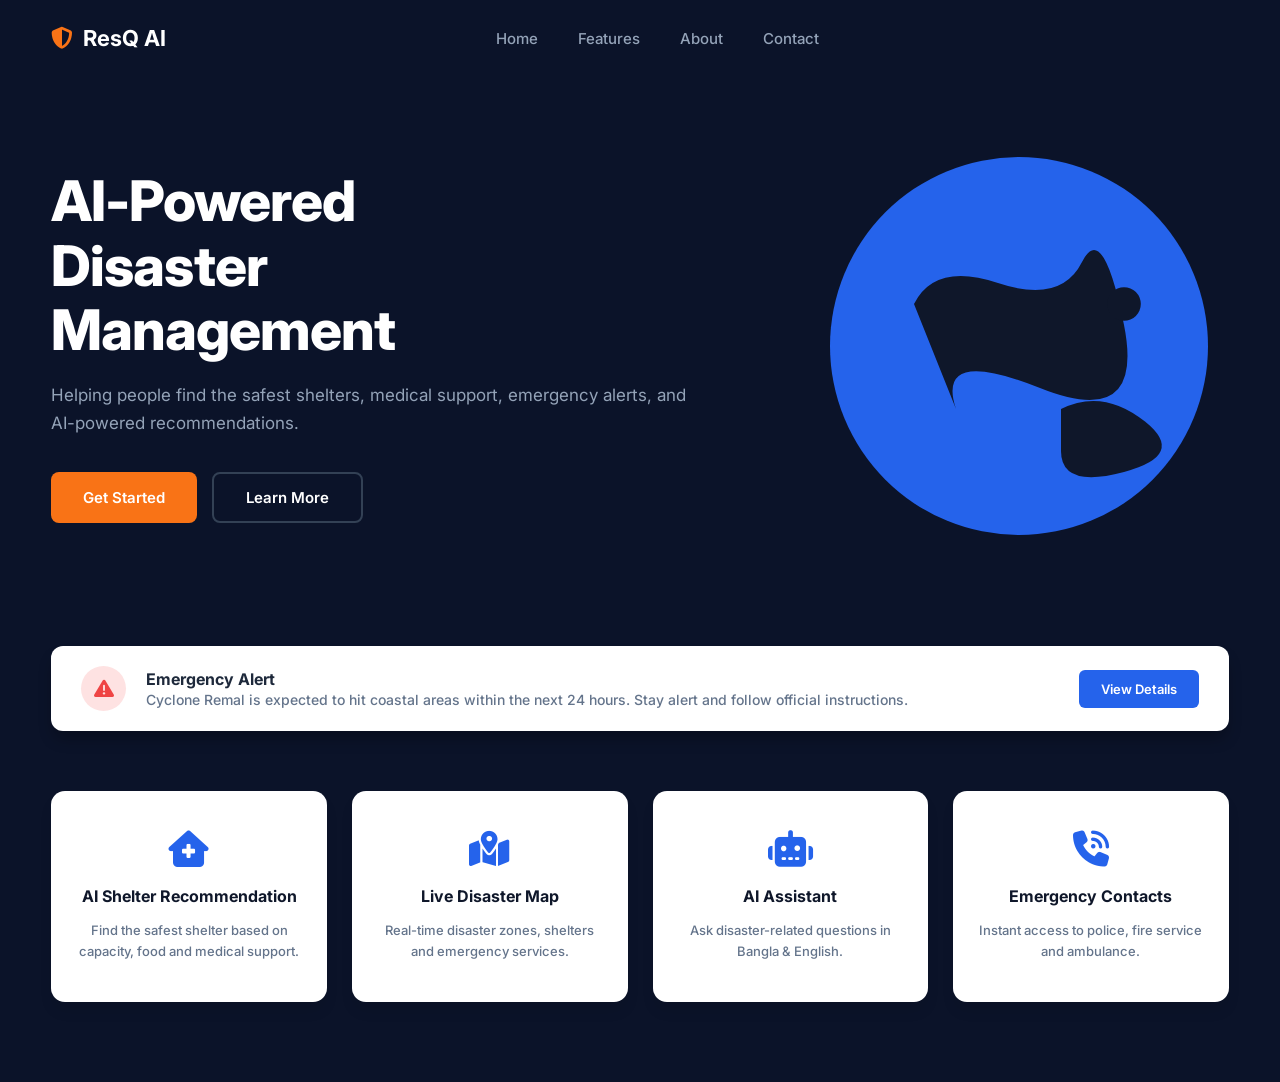
<file: index.html>
<!DOCTYPE html>
<html lang="en">

<head>
    <meta charset="UTF-8">
    <meta name="viewport" content="width=device-width, initial-scale=1.0">
    <title>ResQ AI - Disaster Management Portal</title>
    <!-- FontAwesome & Google Fonts link -->
    <link rel="stylesheet" href="https://cdnjs.cloudflare.com/ajax/libs/font-awesome/6.4.0/css/all.min.css">
    <link href="https://fonts.googleapis.com/css2?family=Inter:wght@400;500;600;700;800&display=swap" rel="stylesheet">
    <link rel="stylesheet" href="style.css">
</head>

<body class="landing-body">

    <!-- TOP NAVBAR (Login Button Removed) -->
    <nav class="landing-nav">
        <div class="nav-logo">
            <i class="fa-solid fa-shield-halved"></i>
            <span>ResQ AI</span>
        </div>
        <div class="nav-menu">
            <a href="#">Home</a>
            <a href="#">Features</a>
            <a href="#">About</a>
            <a href="#">Contact</a>
        </div>
        <div style="width: 80px;"></div> <!-- Visual balance container -->
    </nav>

    <!-- HERO SECTION (Full Width Layout) -->
    <header class="hero-section">
        <div class="hero-content">
            <h1>AI-Powered<br>Disaster<br>Management</h1>
            <p>Helping people find the safest shelters, medical support, emergency alerts, and AI-powered
                recommendations.</p>
            <div class="hero-buttons">
                <button class="btn-orange" onclick="window.location.href='dashboard.html'">Get Started</button>
                <button class="btn-outline">Learn More</button>
            </div>
        </div>
        <div class="hero-image-area">
            <!-- Professional SVG Earth Globe to match image_9f9647.png -->
            <svg class="globe-svg" viewBox="0 0 100 100" xmlns="http://www.w3.org/2000/svg">
                <circle cx="50" cy="50" r="45" fill="#2563eb" />
                <path d="M25,40 Q30,30 45,35 T65,30 T75,45 T55,60 T35,65 Z" fill="#0f172a" />
                <path d="M60,65 Q70,60 80,68 T75,80 T60,75 Z" fill="#0f172a" />
                <circle cx="75" cy="40" r="4" fill="#0f172a" />
            </svg>
        </div>
    </header>

    <!-- EMERGENCY ALERT BANNER -->
    <div class="emergency-container">
        <div class="alert-box-card">
            <div class="alert-left">
                <div class="alert-icon-circle">
                    <i class="fa-solid fa-triangle-exclamation"></i>
                </div>
                <div class="alert-text">
                    <h3>Emergency Alert</h3>
                    <p>Cyclone Remal is expected to hit coastal areas within the next 24 hours. Stay alert and follow
                        official instructions.</p>
                </div>
            </div>
            <button class="btn-view-details">View Details</button>
        </div>
    </div>

    <!-- FEATURES INFOCARDS GRID -->
    <section class="features-container">
        <div class="features-grid">
            <div class="feature-info-card">
                <i class="fa-solid fa-house-medical card-icon-blue"></i>
                <h4>AI Shelter Recommendation</h4>
                <p>Find the safest shelter based on capacity, food and medical support.</p>
            </div>
            <div class="feature-info-card">
                <i class="fa-solid fa-map-location-dot card-icon-blue"></i>
                <h4>Live Disaster Map</h4>
                <p>Real-time disaster zones, shelters and emergency services.</p>
            </div>
            <div class="feature-info-card">
                <i class="fa-solid fa-robot card-icon-blue"></i>
                <h4>AI Assistant</h4>
                <p>Ask disaster-related questions in Bangla & English.</p>
            </div>
            <div class="feature-info-card">
                <i class="fa-solid fa-phone-volume card-icon-blue"></i>
                <h4>Emergency Contacts</h4>
                <p>Instant access to police, fire service and ambulance.</p>
            </div>
        </div>
    </section>
    <script src="data/config.js"></script>
    <script src="data/utils.js"></script>
</body>

</html>
</file>
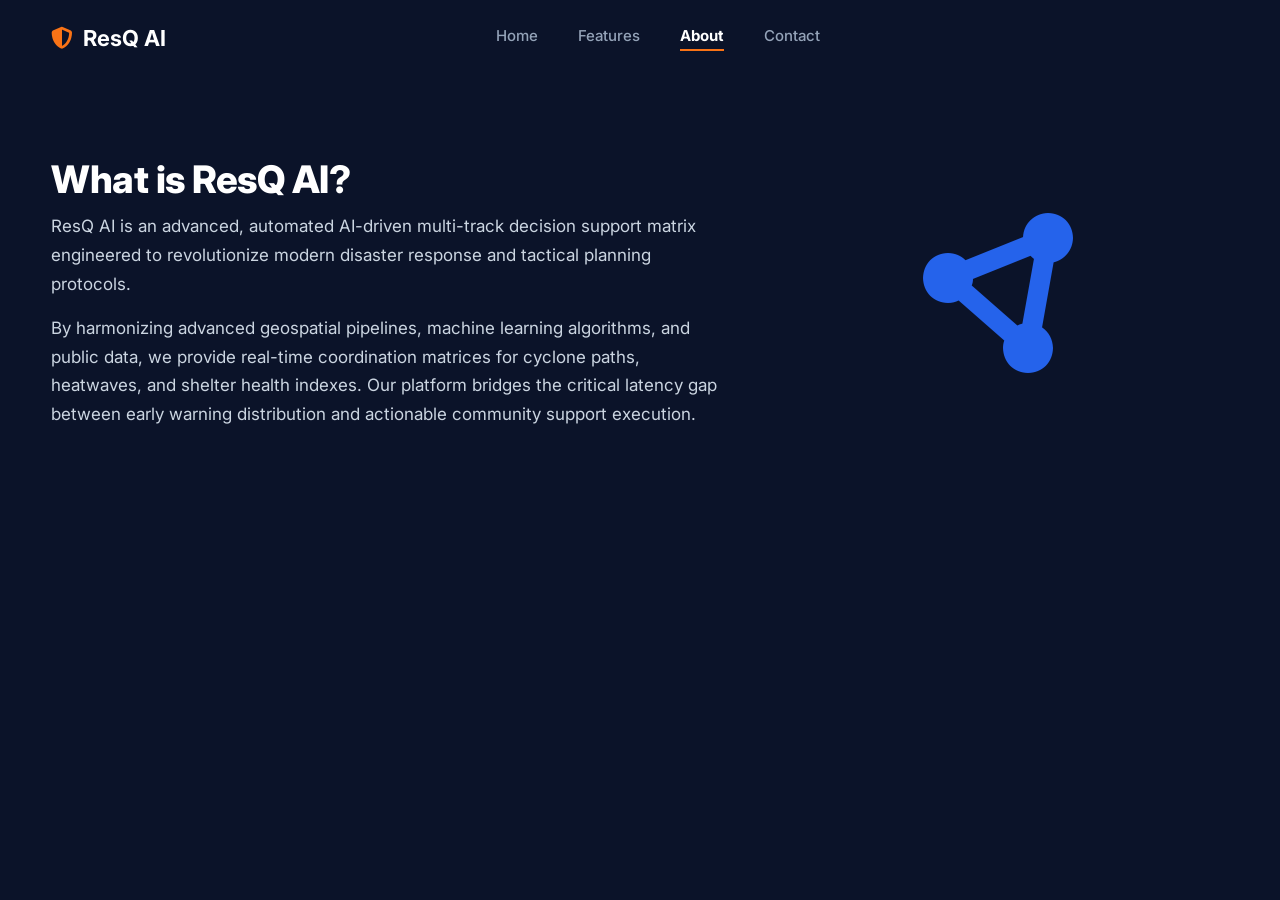
<file: about.html>
<!DOCTYPE html>
<html lang="en">

<head>
    <meta charset="UTF-8">
    <meta name="viewport" content="width=device-width, initial-scale=1.0">
    <title>ResQ AI - About Us</title>
    <link rel="stylesheet" href="https://cdnjs.cloudflare.com/ajax/libs/font-awesome/6.4.0/css/all.min.css">
    <link href="https://fonts.googleapis.com/css2?family=Inter:wght@400;500;600;700;800&display=swap" rel="stylesheet">
    <link rel="stylesheet" href="style.css">
</head>

<body class="landing-body">
    <nav class="landing-nav">
        <div class="nav-logo">
            <a href="index.html"
                style="text-decoration: none; color: inherit; display: flex; align-items: center; gap: 10px;">
                <i class="fa-solid fa-shield-halved"></i><span>ResQ AI</span>
            </a>
        </div>
        <div class="nav-menu">
            <a href="index.html">Home</a>
            <a href="features.html">Features</a>
            <a href="about.html" class="active-nav">About</a>
            <a href="contact.html">Contact</a>
        </div>
        <div style="width: 80px;"></div>
    </nav>

    <section class="info-page-container">
        <div class="about-flex-layout">
            <div class="about-text-panel">
                <h2 class="page-title" style="text-align: left;">What is ResQ AI?</h2>
                <p>ResQ AI is an advanced, automated AI-driven multi-track decision support matrix engineered to
                    revolutionize modern disaster response and tactical planning protocols.</p>
                <p style="margin-top: 15px;">By harmonizing advanced geospatial pipelines, machine learning algorithms,
                    and public data, we provide real-time coordination matrices for cyclone paths, heatwaves, and
                    shelter health indexes. Our platform bridges the critical latency gap between early warning
                    distribution and actionable community support execution.</p>
            </div>
            <div class="about-graphic-panel">
                <i class="fa-solid fa-circle-nodes network-icon"></i>
            </div>
        </div>
    </section>
    <script src="data/config.js"></script>
    <script src="data/utils.js"></script>
</body>

</html>
</file>
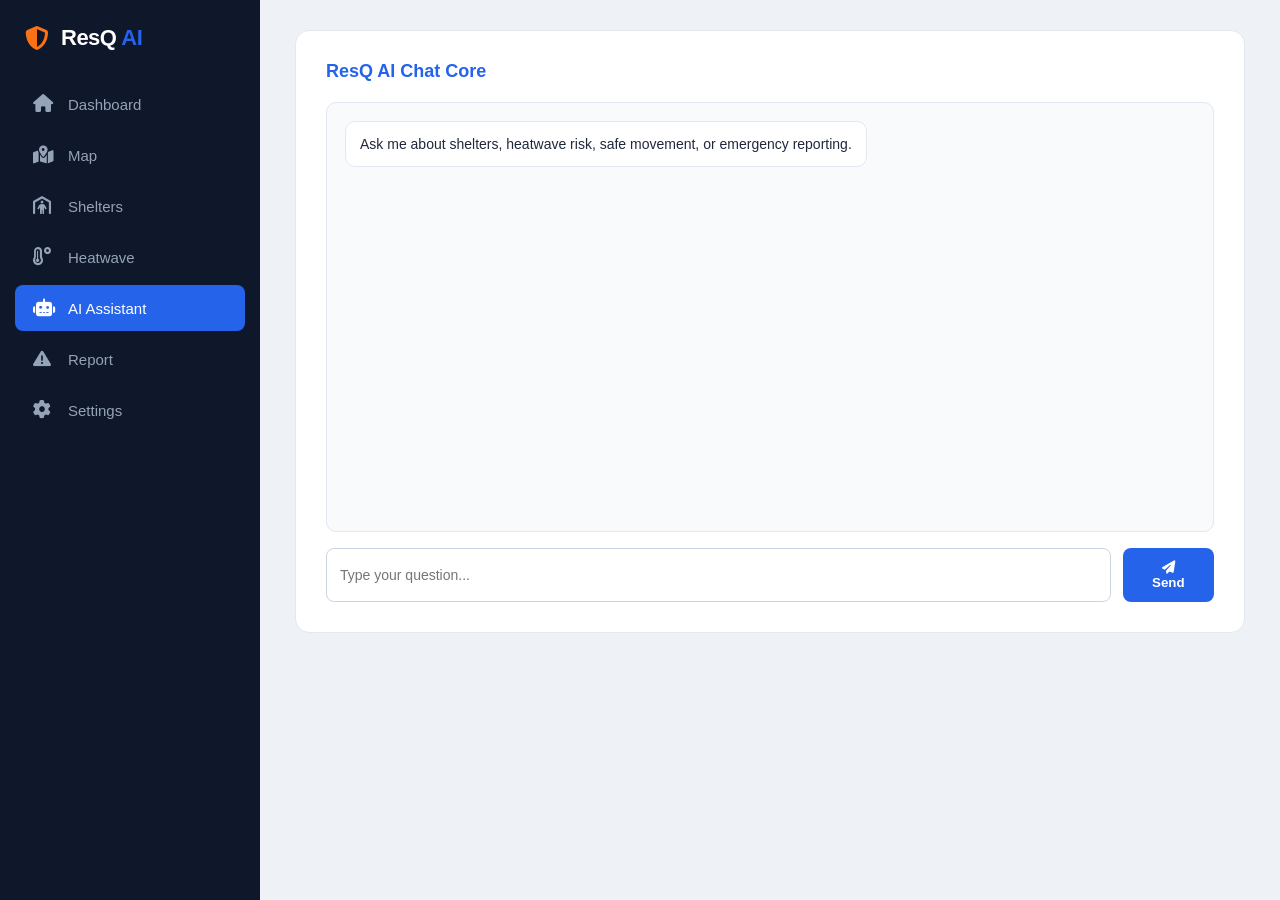
<file: assistant.html>
<!DOCTYPE html>
<html lang="en">

<head>
    <meta charset="UTF-8">
    <title>ResQ AI - Assistant</title>
    <link rel="stylesheet" href="https://cdnjs.cloudflare.com/ajax/libs/font-awesome/6.4.0/css/all.min.css">
    <link rel="stylesheet" href="style.css">
</head>

<body data-page="assistant">
    <div class="app-container">
        <aside class="main-sidebar">
            <div class="sidebar-brand">
                <a href="index.html"
                    style="text-decoration: none; color: inherit; display: flex; align-items: center; gap: 12px;">
                    <i class="fa-solid fa-shield-halved brand-icon"></i>
                    <h2>ResQ <span>AI</span></h2>
                </a>
            </div>
            <nav class="sidebar-menu">
                <a href="dashboard.html" class="menu-item"><i class="fa-solid fa-house"></i> Dashboard</a>
                <a href="map.html" class="menu-item"><i class="fa-solid fa-map-location-dot"></i> Map</a>
                <a href="shelters.html" class="menu-item"><i class="fa-solid fa-person-shelter"></i> Shelters</a>
                <a href="heatwave.html" class="menu-item"><i class="fa-solid fa-temperature-high"></i> Heatwave</a>
                <a href="assistant.html" class="menu-item active"><i class="fa-solid fa-robot"></i> AI Assistant</a>
                <a href="report.html" class="menu-item"><i class="fa-solid fa-triangle-exclamation"></i> Report</a>
                <a href="settings.html" class="menu-item"><i class="fa-solid fa-gear"></i> Settings</a>
            </nav>
        </aside>
        <main class="content-viewport">
            <div class="dynamic-container">
                <div class="panel-card">
                    <h3>ResQ AI Chat Core</h3>
                    <div id="chat-messages" class="chat-messages">
                        <div class="chat-bubble bot">Ask me about shelters, heatwave risk, safe movement, or emergency reporting.</div>
                    </div>
                    <form id="chat-form" class="chat-form">
                        <input id="chat-input" type="text" placeholder="Type your question..." autocomplete="off">
                        <button class="action-btn-primary" type="submit"><i class="fa-solid fa-paper-plane"></i> Send</button>
                    </form>
                </div>
            </div>
        </main>
    </div>

    <!-- change -->
    <script src="data/config.js"></script>
    <script src="data/utils.js"></script>
    <script src="data/weather.js"></script>
    <script src="data/maps.js"></script>
    <script src="data/heatwave.js"></script>
    <script src="data/shelters.js"></script>
    <script src="data/assistant.js"></script>
    <script src="data/app.js"></script>
</body>

</html>
</file>
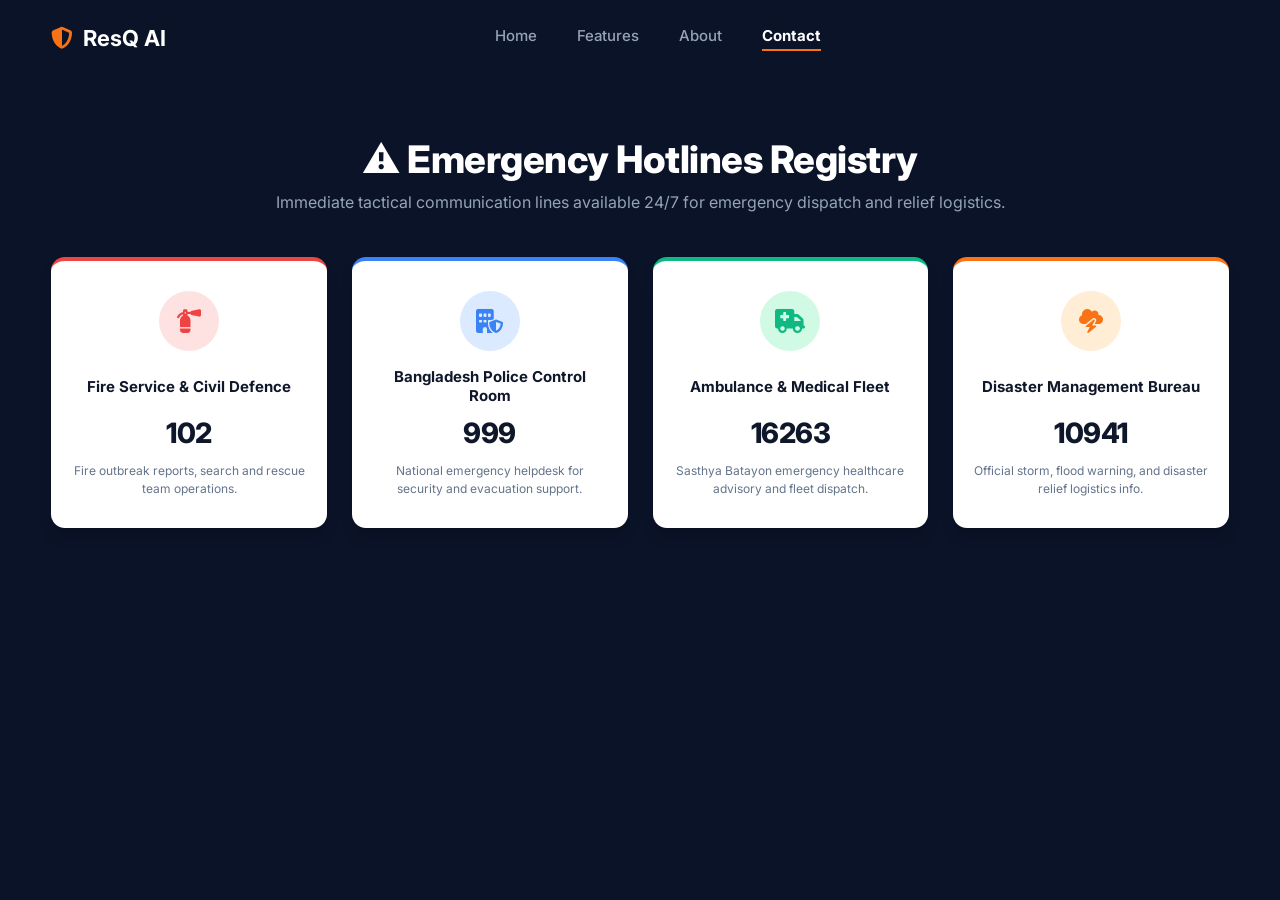
<file: contact.html>
<!DOCTYPE html>
<html lang="en">

<head>
    <meta charset="UTF-8">
    <meta name="viewport" content="width=device-width, initial-scale=1.0">
    <title>ResQ AI - Emergency Contacts</title>
    <link rel="stylesheet" href="https://cdnjs.cloudflare.com/ajax/libs/font-awesome/6.4.0/css/all.min.css">
    <link href="https://fonts.googleapis.com/css2?family=Inter:wght@400;500;600;700;800&display=swap" rel="stylesheet">
    <link rel="stylesheet" href="style.css">
</head>

<body class="landing-body">
    <nav class="landing-nav">
        <div class="nav-logo">
            <a href="index.html"
                style="text-decoration: none; color: inherit; display: flex; align-items: center; gap: 10px;">
                <i class="fa-solid fa-shield-halved"></i><span>ResQ AI</span>
            </a>
        </div>
        <div class="nav-menu">
            <a href="index.html">Home</a>
            <a href="features.html">Features</a>
            <a href="about.html">About</a>
            <a href="contact.html" class="active-nav">Contact</a>
        </div>
        <div style="width: 80px;"></div>
    </nav>

    <section class="info-page-container">
        <h2 class="page-title">⚠️ Emergency Hotlines Registry</h2>
        <p class="page-subtitle">Immediate tactical communication lines available 24/7 for emergency dispatch and relief
            logistics.</p>

        <div class="emergency-contacts-grid">
            <div class="contact-card red-border">
                <div class="contact-icon-box"><i class="fa-solid fa-fire-extinguisher"></i></div>
                <h3>Fire Service & Civil Defence</h3>
                <span class="phone-number">102</span>
                <p>Fire outbreak reports, search and rescue team operations.</p>
            </div>
            <div class="contact-card blue-border">
                <div class="contact-icon-box"><i class="fa-solid fa-building-shield"></i></div>
                <h3>Bangladesh Police Control Room</h3>
                <span class="phone-number">999</span>
                <p>National emergency helpdesk for security and evacuation support.</p>
            </div>
            <div class="contact-card green-border">
                <div class="contact-icon-box"><i class="fa-solid fa-truck-medical"></i></div>
                <h3>Ambulance & Medical Fleet</h3>
                <span class="phone-number">16263</span>
                <p>Sasthya Batayon emergency healthcare advisory and fleet dispatch.</p>
            </div>
            <div class="contact-card orange-border">
                <div class="contact-icon-box"><i class="fa-solid fa-cloud-bolt"></i></div>
                <h3>Disaster Management Bureau</h3>
                <span class="phone-number">10941</span>
                <p>Official storm, flood warning, and disaster relief logistics info.</p>
            </div>
        </div>
    </section>
    <script src="data/config.js"></script>
    <script src="data/utils.js"></script>
</body>

</html>
</file>
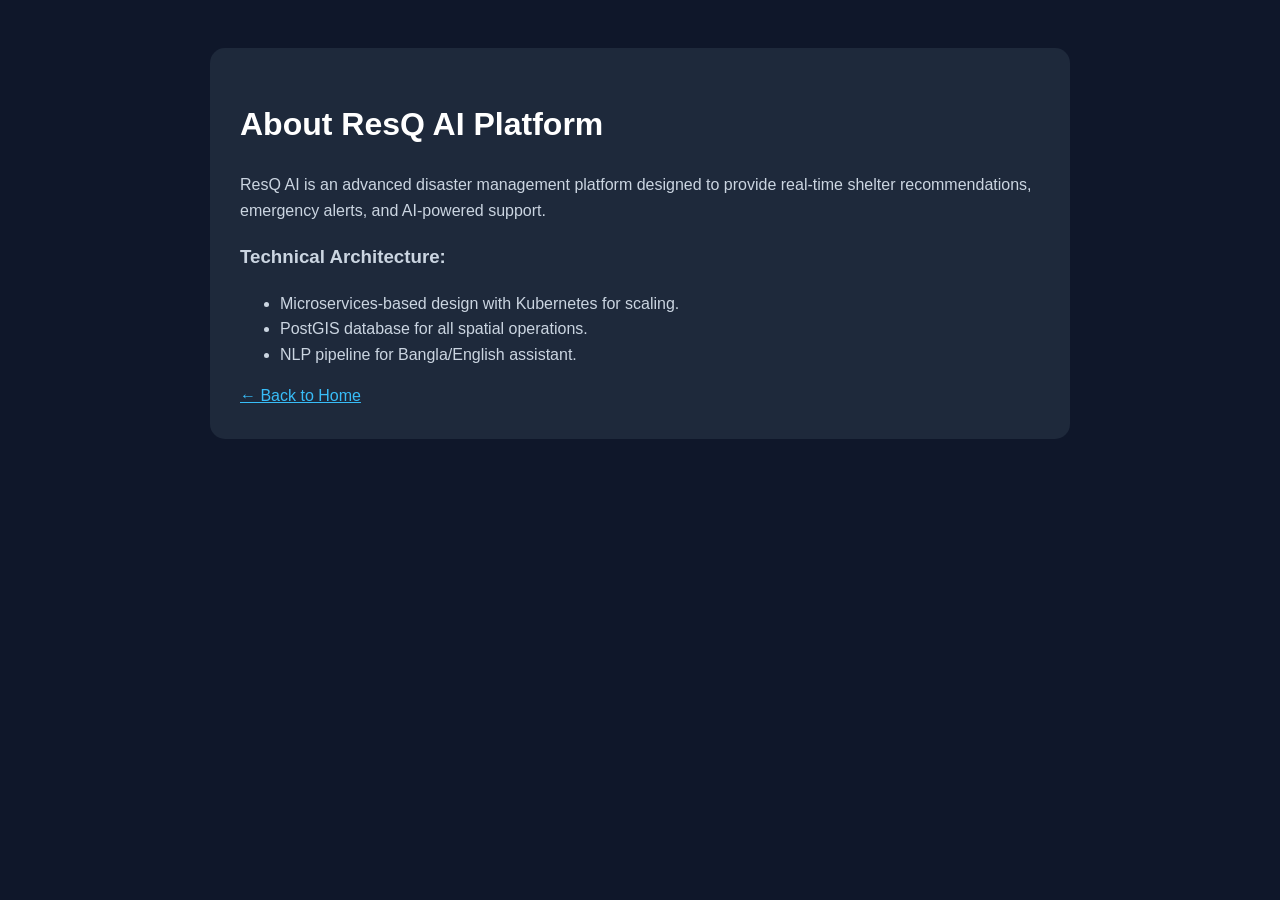
<file: details.html>
<!DOCTYPE html>
<html lang="en">

<head>
    <meta charset="UTF-8">
    <title>About ResQ AI</title>
    <style>
        body {
            font-family: Arial, sans-serif;
            padding: 40px;
            line-height: 1.6;
            background: #0f172a;
            color: #cbd5e1;
        }

        .content {
            max-width: 800px;
            margin: auto;
            background: #1e293b;
            padding: 30px;
            border-radius: 15px;
        }

        h1 {
            color: #ffffff;
        }
    </style>
</head>

<body>
    <div class="content">
        <h1>About ResQ AI Platform</h1>
        <p>ResQ AI is an advanced disaster management platform designed to provide real-time shelter recommendations,
            emergency alerts, and AI-powered support.</p>
        <h3>Technical Architecture: </h3>
        <ul>
            <li>Microservices-based design with Kubernetes for scaling.</li>
            <li>PostGIS database for all spatial operations.</li>
            <li>NLP pipeline for Bangla/English assistant.</li>
        </ul>
        <a href="index.html" style="color: #38bdf8;">← Back to Home</a>
    </div>
    <script src="data/config.js"></script>
    <script src="data/utils.js"></script>
</body>

</html>
</file>
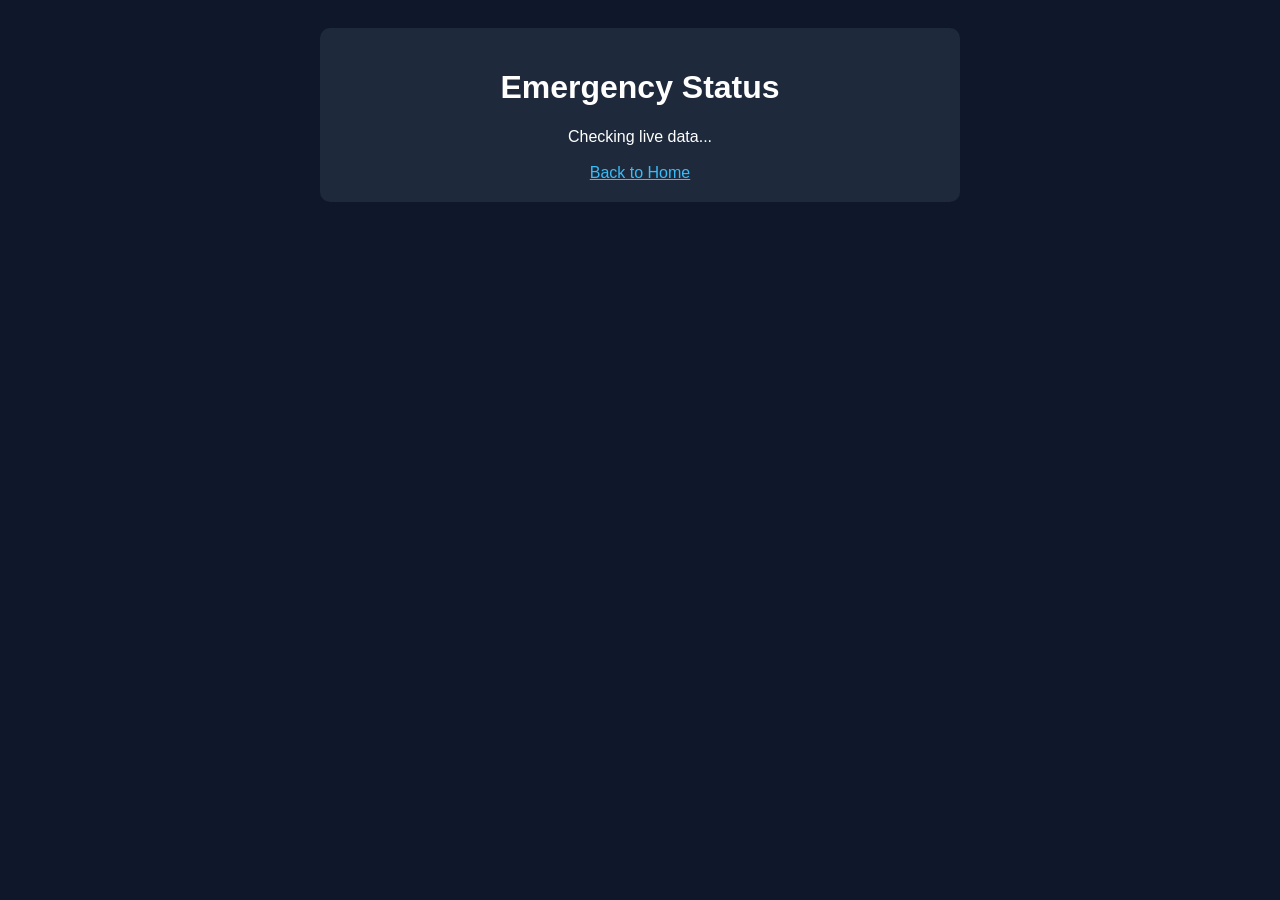
<file: emergency.html>
<!DOCTYPE html>
<html lang="en">

<head>
    <meta charset="UTF-8">
    <title>Live Emergency Status</title>
    <style>
        body {
            font-family: sans-serif;
            background: #0f172a;
            color: white;
            padding: 20px;
            text-align: center;
        }

        .alert-box {
            max-width: 600px;
            margin: auto;
            padding: 20px;
            background: #1e293b;
            border-radius: 10px;
        }

        .status-active {
            color: #ef4444;
            font-weight: bold;
        }

        .status-none {
            color: #10b981;
            font-weight: bold;
        }
    </style>
</head>

<body>
    <div class="alert-box">
        <h1>Emergency Status</h1>
        <div id="status-display">Checking live data...</div>
        <br>
        <a href="index.html" style="color: #38bdf8;">Back to Home</a>
    </div>

    <!-- <script>
        async function checkEmergency() {
            const display = document.getElementById("status-display");
            // api.allorigins.win ব্যবহার করা হচ্ছে CORS সমস্যা এড়াতে
            const apiUrl = "https://www.gdacs.org/gdacsapi/api/events/geteventlist/country/BGD";
            const proxyUrl = "https://api.allorigins.win/get?url=" + encodeURIComponent(apiUrl);

            try {
                display.innerText = "Loading live data...";
                const response = await fetch(proxyUrl);
                const data = await response.json();

                // প্রক্সি সার্ভার থেকে আসা JSON কন্টেন্ট পার্স করা
                const events = JSON.parse(data.contents);

                if (events.features && events.features.length > 0) {
                    const latest = events.features[0].properties;
                    display.innerHTML = `<p class="status-active">⚠️ ALERT: ${latest.eventname}</p>
                                     <p>Location: ${latest.country}</p>
                                     <p>Date: ${new Date(latest.fromdate).toDateString()}</p>`;
                } else {
                    display.innerHTML = `<p class="status-none">✅ No active emergency alerts found in your region.</p>`;
                }
            } catch (err) {
                console.error(err);
                display.innerText = "Could not connect to emergency server. Please check your internet.";
            }
        }

        checkEmergency();
    </script> -->
    <script src="data/config.js"></script>
    <script src="data/utils.js"></script>
</body>

</html>
</file>
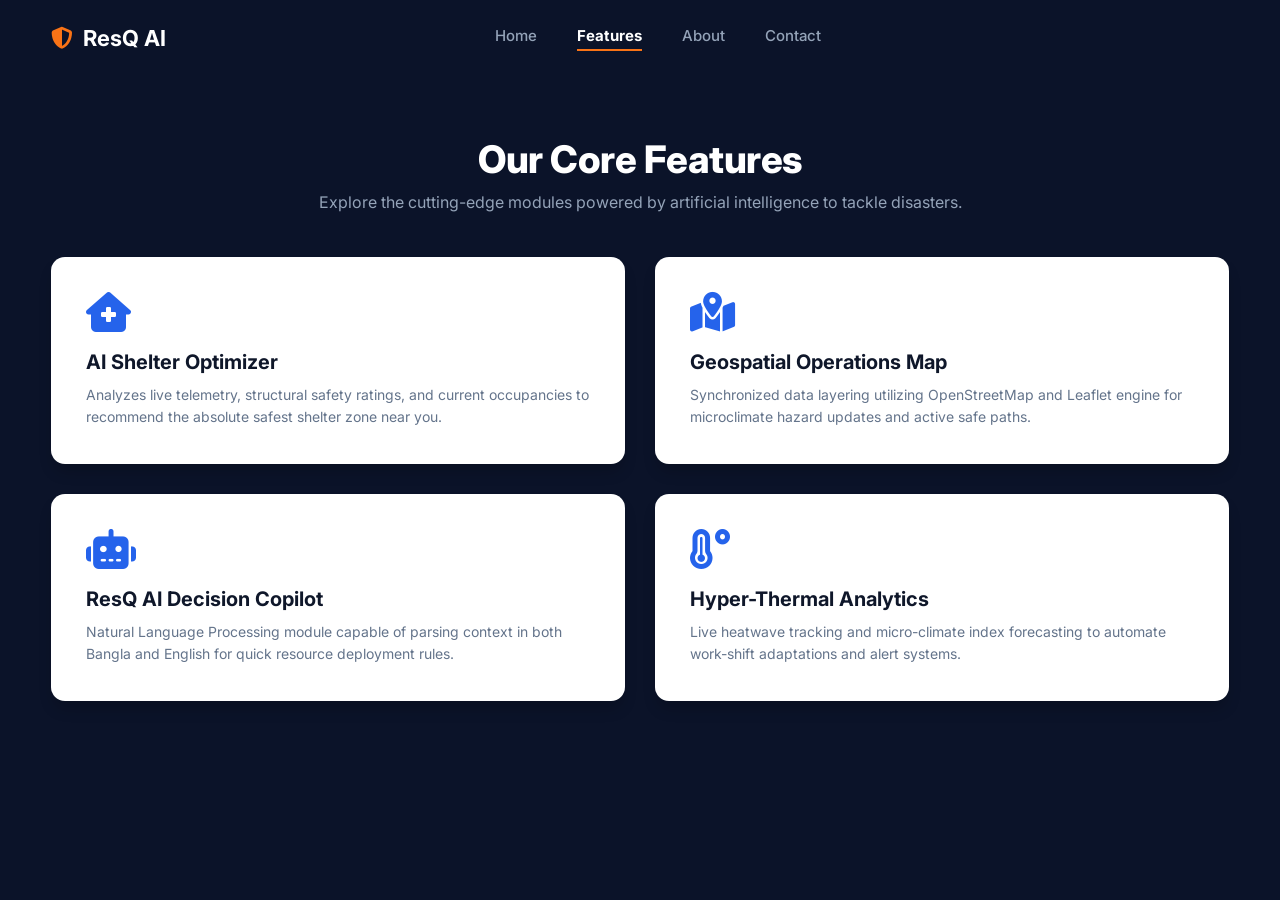
<file: features.html>
<!DOCTYPE html>
<html lang="en">

<head>
    <meta charset="UTF-8">
    <meta name="viewport" content="width=device-width, initial-scale=1.0">
    <title>ResQ AI - Features</title>
    <link rel="stylesheet" href="https://cdnjs.cloudflare.com/ajax/libs/font-awesome/6.4.0/css/all.min.css">
    <link href="https://fonts.googleapis.com/css2?family=Inter:wght@400;500;600;700;800&display=swap" rel="stylesheet">
    <link rel="stylesheet" href="style.css">
</head>

<body class="landing-body">
    <nav class="landing-nav">
        <div class="nav-logo">
            <a href="index.html"
                style="text-decoration: none; color: inherit; display: flex; align-items: center; gap: 10px;">
                <i class="fa-solid fa-shield-halved"></i><span>ResQ AI</span>
            </a>
        </div>
        <div class="nav-menu">
            <a href="index.html">Home</a>
            <a href="features.html" class="active-nav">Features</a>
            <a href="about.html">About</a>
            <a href="contact.html">Contact</a>
        </div>
        <div style="width: 80px;"></div>
    </nav>

    <section class="info-page-container">
        <h2 class="page-title">Our Core Features</h2>
        <p class="page-subtitle">Explore the cutting-edge modules powered by artificial intelligence to tackle
            disasters.</p>

        <div class="features-detail-grid">
            <div class="detail-card">
                <i class="fa-solid fa-house-medical"></i>
                <h3>AI Shelter Optimizer</h3>
                <p>Analyzes live telemetry, structural safety ratings, and current occupancies to recommend the absolute
                    safest shelter zone near you.</p>
            </div>
            <div class="detail-card">
                <i class="fa-solid fa-map-location-dot"></i>
                <h3>Geospatial Operations Map</h3>
                <p>Synchronized data layering utilizing OpenStreetMap and Leaflet engine for microclimate hazard updates
                    and active safe paths.</p>
            </div>
            <div class="detail-card">
                <i class="fa-solid fa-robot"></i>
                <h3>ResQ AI Decision Copilot</h3>
                <p>Natural Language Processing module capable of parsing context in both Bangla and English for quick
                    resource deployment rules.</p>
            </div>
            <div class="detail-card">
                <i class="fa-solid fa-temperature-high"></i>
                <h3>Hyper-Thermal Analytics</h3>
                <p>Live heatwave tracking and micro-climate index forecasting to automate work-shift adaptations and
                    alert systems.</p>
            </div>
        </div>
    </section>
    <script src="data/config.js"></script>
    <script src="data/utils.js"></script>
</body>

</html>
</file>
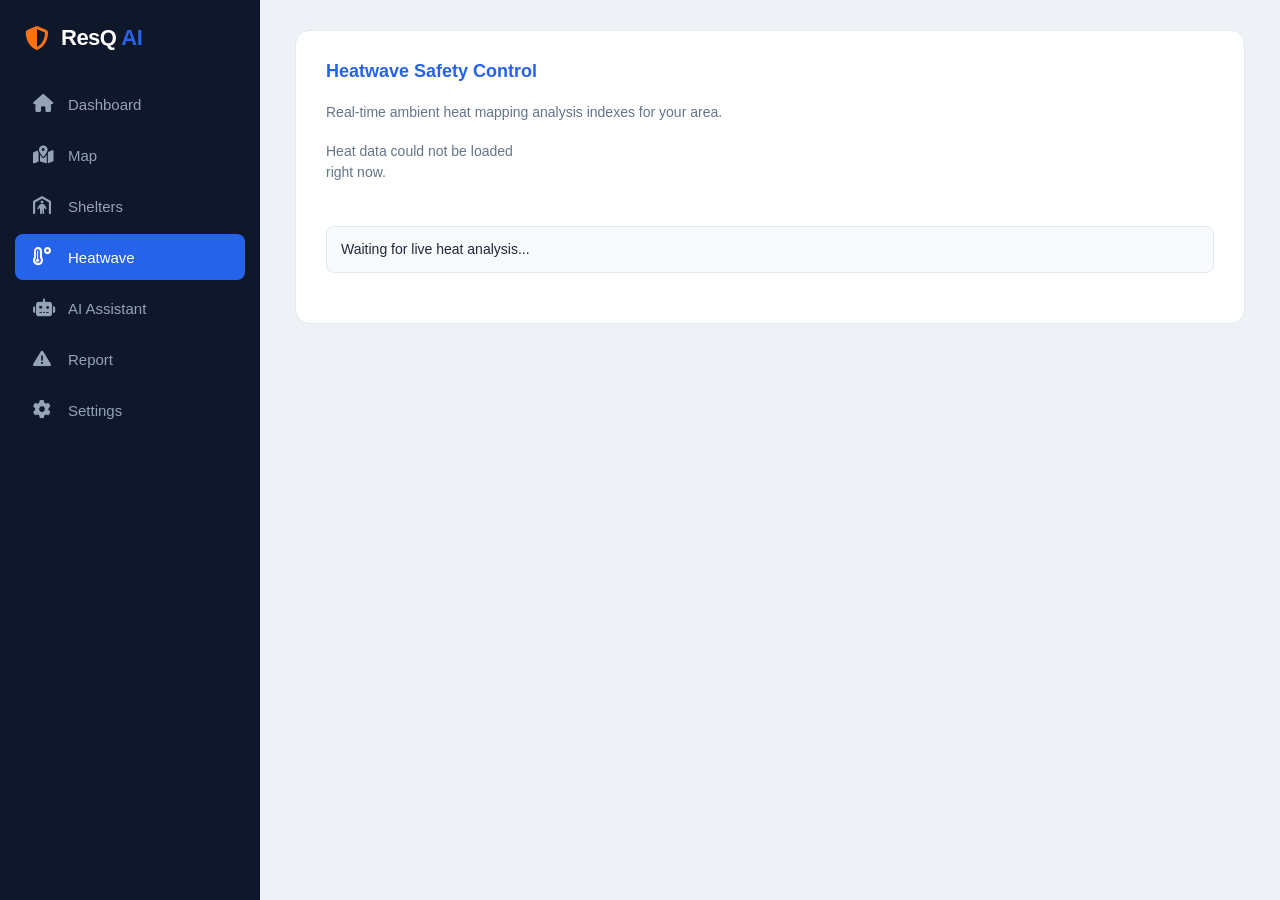
<file: heatwave.html>
<!DOCTYPE html>
<html lang="en">

<head>
    <meta charset="UTF-8">
    <title>ResQ AI - Heatwave</title>
    <link rel="stylesheet" href="https://cdnjs.cloudflare.com/ajax/libs/font-awesome/6.4.0/css/all.min.css">
    <link rel="stylesheet" href="style.css">
</head>

<body data-page="heatwave">
    <div class="app-container">
        <aside class="main-sidebar">
            <div class="sidebar-brand">
                <a href="index.html"
                    style="text-decoration: none; color: inherit; display: flex; align-items: center; gap: 12px;">
                    <i class="fa-solid fa-shield-halved brand-icon"></i>
                    <h2>ResQ <span>AI</span></h2>
                </a>
            </div>
            <nav class="sidebar-menu">
                <a href="dashboard.html" class="menu-item"><i class="fa-solid fa-house"></i> Dashboard</a>
                <a href="map.html" class="menu-item"><i class="fa-solid fa-map-location-dot"></i> Map</a>
                <a href="shelters.html" class="menu-item"><i class="fa-solid fa-person-shelter"></i> Shelters</a>
                <a href="heatwave.html" class="menu-item active"><i class="fa-solid fa-temperature-high"></i>
                    Heatwave</a>
                <a href="assistant.html" class="menu-item"><i class="fa-solid fa-robot"></i> AI Assistant</a>
                <a href="report.html" class="menu-item"><i class="fa-solid fa-triangle-exclamation"></i> Report</a>
                <a href="settings.html" class="menu-item"><i class="fa-solid fa-gear"></i> Settings</a>
            </nav>
        </aside>
        <main class="content-viewport">
            <div class="dynamic-container">
                <div class="panel-card">
                    <h3>Heatwave Safety Control</h3>
                    <p class="muted-line">Real-time ambient heat mapping analysis indexes for <span id="heat-location">your area</span>.</p>
                    <div id="heat-grid" class="metrics-grid compact-grid"></div>
                    <div class="route-output" id="heat-advice">Waiting for live heat analysis...</div>
                </div>
            </div>
        </main>
    </div>
    <script src="data/config.js"></script>
    <script src="data/utils.js"></script>
    <script src="data/heatwave.js"></script>
    <script src="data/app.js"></script>
</body>

</html>
</file>
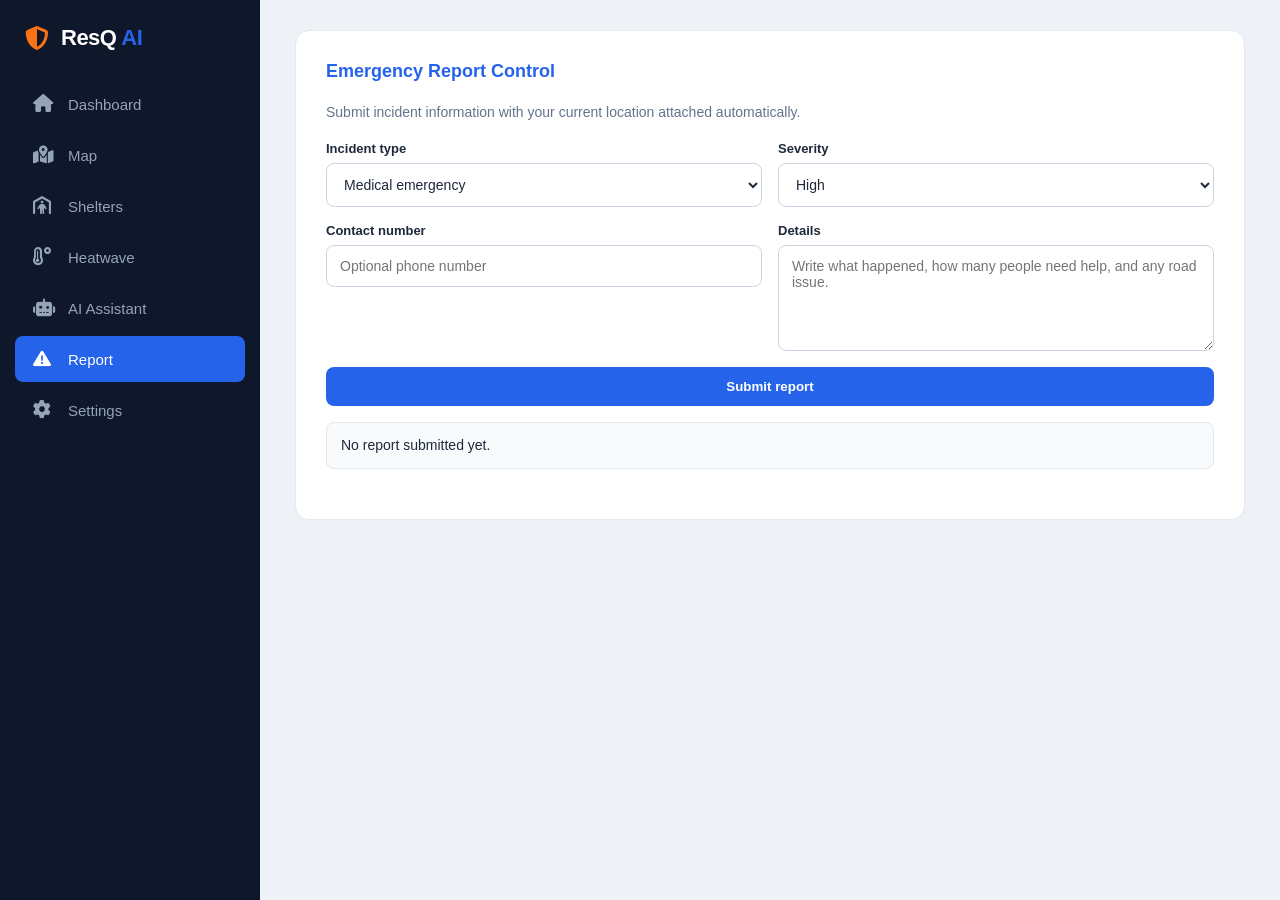
<file: report.html>
<!DOCTYPE html>
<html lang="en">

<head>
    <meta charset="UTF-8">
    <title>ResQ AI - Report Incident</title>
    <link rel="stylesheet" href="https://cdnjs.cloudflare.com/ajax/libs/font-awesome/6.4.0/css/all.min.css">
    <link rel="stylesheet" href="style.css">
</head>

<body data-page="report">
    <div class="app-container">
        <aside class="main-sidebar">
            <div class="sidebar-brand">
                <a href="index.html"
                    style="text-decoration: none; color: inherit; display: flex; align-items: center; gap: 12px;">
                    <i class="fa-solid fa-shield-halved brand-icon"></i>
                    <h2>ResQ <span>AI</span></h2>
                </a>
            </div>
            <nav class="sidebar-menu">
                <a href="dashboard.html" class="menu-item"><i class="fa-solid fa-house"></i> Dashboard</a>
                <a href="map.html" class="menu-item"><i class="fa-solid fa-map-location-dot"></i> Map</a>
                <a href="shelters.html" class="menu-item"><i class="fa-solid fa-person-shelter"></i> Shelters</a>
                <a href="heatwave.html" class="menu-item"><i class="fa-solid fa-temperature-high"></i> Heatwave</a>
                <a href="assistant.html" class="menu-item"><i class="fa-solid fa-robot"></i> AI Assistant</a>
                <a href="report.html" class="menu-item active"><i class="fa-solid fa-triangle-exclamation"></i>
                    Report</a>
                <a href="settings.html" class="menu-item"><i class="fa-solid fa-gear"></i> Settings</a>
            </nav>
        </aside>
        <main class="content-viewport">
            <div class="dynamic-container">
                <div class="panel-card">
                    <h3>Emergency Report Control</h3>
                    <p class="muted-line">Submit incident information with your current location attached automatically.</p>
                    <form id="report-form" class="settings-form">
                        <label>Incident type
                            <select name="type" required>
                                <option value="medical">Medical emergency</option>
                                <option value="shelter">Shelter support needed</option>
                                <option value="road">Road blocked</option>
                                <option value="food">Food or water shortage</option>
                                <option value="other">Other hazard</option>
                            </select>
                        </label>
                        <label>Severity
                            <select name="severity" required>
                                <option value="high">High</option>
                                <option value="medium">Medium</option>
                                <option value="low">Low</option>
                            </select>
                        </label>
                        <label>Contact number
                            <input name="contact" type="tel" placeholder="Optional phone number">
                        </label>
                        <label>Details
                            <textarea name="details" rows="5" placeholder="Write what happened, how many people need help, and any road issue." required></textarea>
                        </label>
                        <button class="action-btn-primary" type="submit">Submit report</button>
                    </form>
                    <div id="report-status" class="route-output">No report submitted yet.</div>
                </div>
            </div>
        </main>
    </div>
    <script src="data/config.js"></script>
    <script src="data/utils.js"></script>
    <script src="data/reports.js"></script>
    <script src="data/app.js"></script>
</body>

</html>
</file>
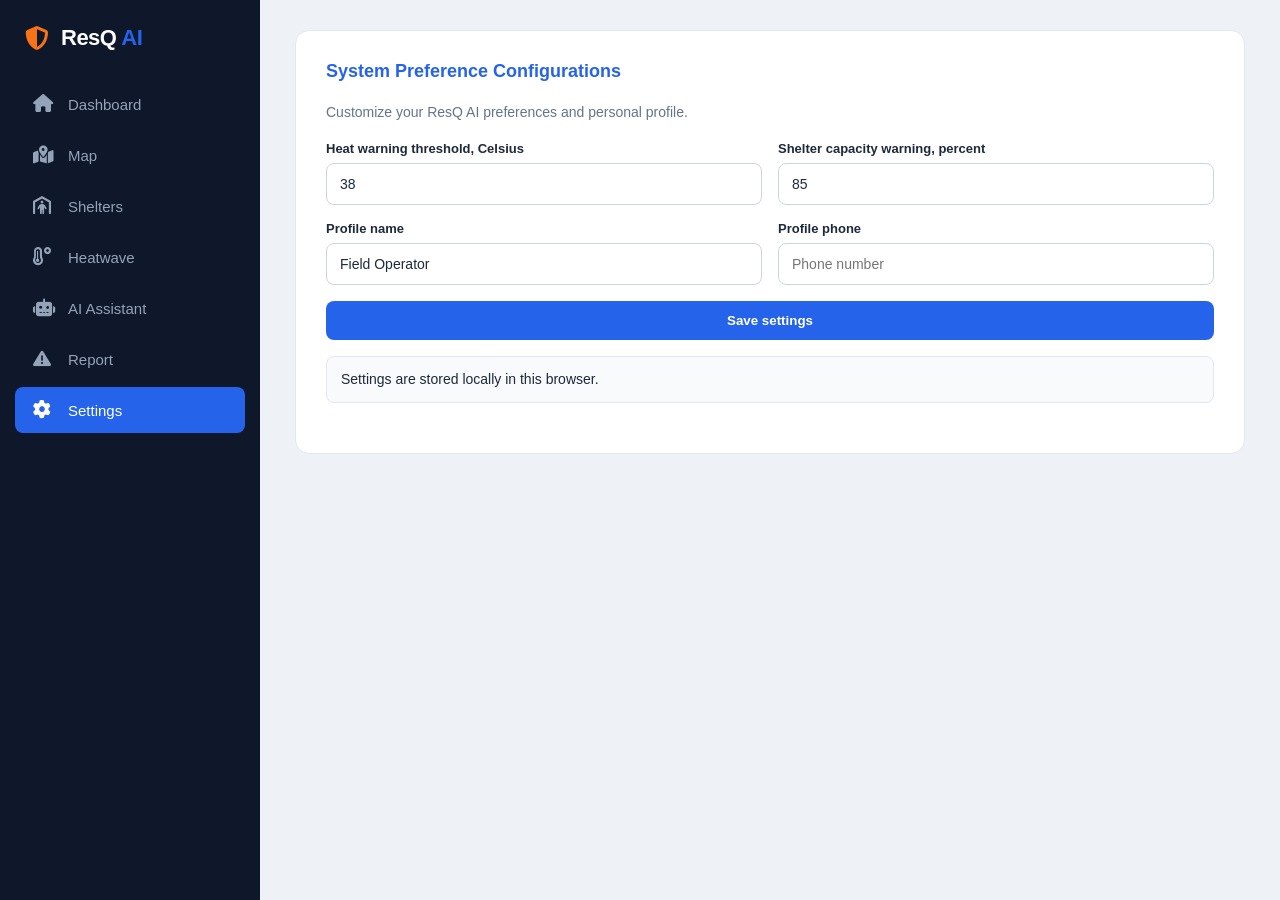
<file: settings.html>
<!DOCTYPE html>
<html lang="en">

<head>
    <meta charset="UTF-8">
    <title>ResQ AI - Settings</title>
    <link rel="stylesheet" href="https://cdnjs.cloudflare.com/ajax/libs/font-awesome/6.4.0/css/all.min.css">
    <link rel="stylesheet" href="style.css">
</head>

<body data-page="settings">
    <div class="app-container">
        <aside class="main-sidebar">
            <div class="sidebar-brand">
                <a href="index.html"
                    style="text-decoration: none; color: inherit; display: flex; align-items: center; gap: 12px;">
                    <i class="fa-solid fa-shield-halved brand-icon"></i>
                    <h2>ResQ <span>AI</span></h2>
                </a>
            </div>
            <nav class="sidebar-menu">
                <a href="dashboard.html" class="menu-item"><i class="fa-solid fa-house"></i> Dashboard</a>
                <a href="map.html" class="menu-item"><i class="fa-solid fa-map-location-dot"></i> Map</a>
                <a href="shelters.html" class="menu-item"><i class="fa-solid fa-person-shelter"></i> Shelters</a>
                <a href="heatwave.html" class="menu-item"><i class="fa-solid fa-temperature-high"></i> Heatwave</a>
                <a href="assistant.html" class="menu-item"><i class="fa-solid fa-robot"></i> AI Assistant</a>
                <a href="report.html" class="menu-item"><i class="fa-solid fa-triangle-exclamation"></i> Report</a>
                <a href="settings.html" class="menu-item active"><i class="fa-solid fa-gear"></i> Settings</a>
            </nav>
        </aside>
        <main class="content-viewport">
            <div class="dynamic-container">
                <div class="panel-card">
                    <h3>System Preference Configurations</h3>
                    <p class="muted-line">Customize your ResQ AI preferences and personal profile.</p>
                    <form id="settings-form" class="settings-form">
                        
                        <label>Heat warning threshold, Celsius
                            <input name="heatWarningCelsius" type="number" min="25" max="60">
                        </label>
                        <label>Shelter capacity warning, percent
                            <input name="shelterCapacityWarning" type="number" min="40" max="100">
                        </label>
                        <label>Profile name
                            <input name="profileName" type="text" placeholder="Your name or team name">
                        </label>
                        <label>Profile phone
                            <input name="profilePhone" type="tel" placeholder="Phone number">
                        </label>
                        <button class="action-btn-primary" type="submit">Save settings</button>
                    </form>
                    <div id="settings-status" class="route-output">Settings are stored locally in this browser.</div>
                </div>
            </div>
        </main>
    </div>
    <script src="data/config.js"></script>
    <script src="data/utils.js"></script>
    <script src="data/settings.js"></script>
    <script src="data/app.js"></script>
</body>

</html>
</file>
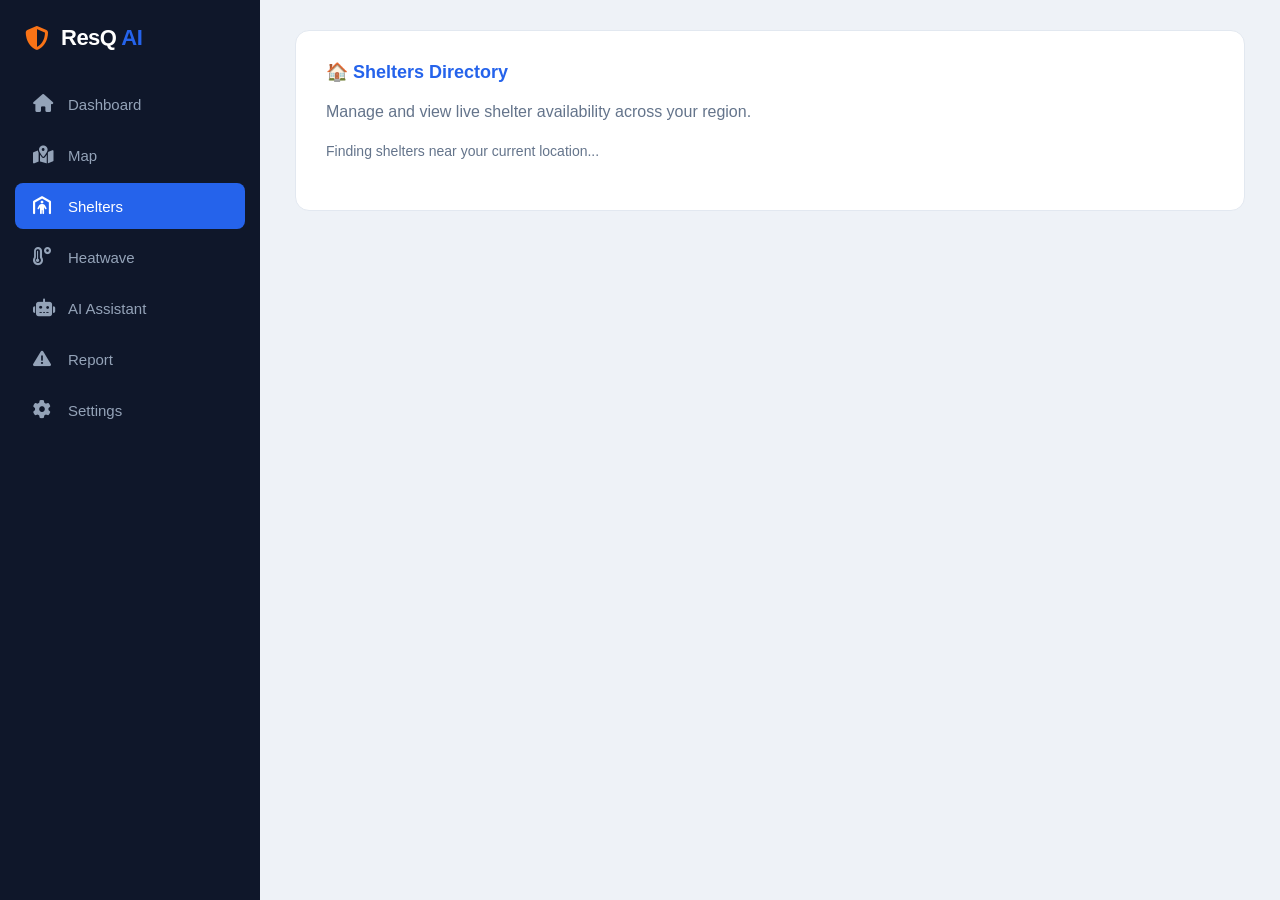
<file: shelters.html>
<!DOCTYPE html>
<html lang="en">

<head>
    <meta charset="UTF-8">
    <meta name="viewport" content="width=device-width, initial-scale=1.0">
    <title>ResQ AI - Shelters</title>

    <link rel="stylesheet" href="https://cdnjs.cloudflare.com/ajax/libs/font-awesome/6.4.0/css/all.min.css">
    <link rel="stylesheet" href="style.css">
</head>

<body data-page="shelters">

    <div class="app-container">

        <aside class="main-sidebar">
            <div class="sidebar-brand">
                <i class="fa-solid fa-shield-halved brand-icon"></i>
                <h2>ResQ <span>AI</span></h2>
            </div>

            <nav class="sidebar-menu">
                <a href="dashboard.html" class="menu-item">
                    <i class="fa-solid fa-house"></i>
                    Dashboard
                </a>

                <a href="map.html" class="menu-item">
                    <i class="fa-solid fa-map-location-dot"></i>
                    Map
                </a>

                <a href="shelters.html" class="menu-item active">
                    <i class="fa-solid fa-person-shelter"></i>
                    Shelters
                </a>

                <a href="heatwave.html" class="menu-item">
                    <i class="fa-solid fa-temperature-high"></i>
                    Heatwave
                </a>

                <a href="assistant.html" class="menu-item">
                    <i class="fa-solid fa-robot"></i>
                    AI Assistant
                </a>

                <a href="report.html" class="menu-item">
                    <i class="fa-solid fa-triangle-exclamation"></i>
                    Report
                </a>

                <a href="settings.html" class="menu-item">
                    <i class="fa-solid fa-gear"></i>
                    Settings
                </a>
            </nav>

        </aside>

        <main class="content-viewport">

            <div class="dynamic-container">

                <div class="panel-card">

                    <h3>
                        🏠 Shelters Directory
                    </h3>

                    <p style="color: var(--text-muted); margin-bottom:20px;">
                        Manage and view live shelter availability across your region.
                    </p>

                    <!-- Shelter Cards -->
                    <div id="shelter-list" class="shelter-list">

                    </div>

                </div>

            </div>

        </main>

    </div>


    <!-- Main Script -->
    <script src="data/config.js"></script>
    <script src="data/utils.js"></script>
    <script src="data/maps.js"></script> <!-- Route API -->
    <script src="data/shelters.js"></script>
    <script src="data/app.js"></script>

</body>

</html>
</file>
<file: style.css>
/* Premium Light Dashboard Layout Theme Engine */
:root {
    --bg-body: #eef2f7;
    --bg-sidebar: #0f172a;
    --bg-card: #ffffff;
    --primary-blue: #2563eb;
    --primary-hover: #1d4ed8;
    --text-dark: #1e293b;
    --text-muted: #64748b;
    --border-light: #e2e8f0;
    --red-alert: #ef4444;
    --orange-warning: #f97316;
}

* {
    margin: 0;
    padding: 0;
    box-sizing: border-box;
    font-family: 'Inter', sans-serif;
}

body {
    background-color: var(--bg-body);
    color: var(--text-dark);
    height: 100vh;
    overflow: hidden;
}

.app-container {
    display: flex;
    width: 100vw;
    height: 100vh;
}

/* Sidebar Component */
.main-sidebar {
    width: 260px;
    background-color: var(--bg-sidebar);
    color: white;
    display: flex;
    flex-direction: column;
    padding: 25px 0;
    flex-shrink: 0;
}

.sidebar-brand {
    display: flex;
    align-items: center;
    gap: 12px;
    padding: 0 25px 30px 25px;
}

.brand-icon {
    font-size: 24px;
    color: var(--orange-warning);
}

.sidebar-brand h2 {
    font-size: 22px;
    font-weight: 700;
    letter-spacing: -0.5px;
}

.sidebar-brand span {
    color: var(--primary-blue);
}

.sidebar-menu {
    display: flex;
    flex-direction: column;
    gap: 5px;
    padding: 0 15px;
}

.menu-item {
    display: flex;
    align-items: center;
    gap: 15px;
    padding: 14px 18px;
    color: #94a3b8;
    text-decoration: none;
    font-weight: 500;
    font-size: 15px;
    border-radius: 8px;
    transition: all 0.2s ease;
}

.menu-item i {
    font-size: 18px;
    width: 20px;
}

.menu-item:hover {
    color: white;
    background-color: rgba(255, 255, 255, 0.05);
}

.menu-item.active {
    background-color: var(--primary-blue);
    color: white;
}

/* Main Workspace Viewport */
.content-viewport {
    flex: 1;
    display: flex;
    flex-direction: column;
    overflow: hidden;
}

.top-bar {
    background-color: var(--bg-card);
    height: 70px;
    padding: 0 35px;
    display: flex;
    justify-content: space-between;
    align-items: center;
    border-bottom: 1px solid var(--border-light);
}

.search-box {
    display: flex;
    align-items: center;
    gap: 10px;
    background-color: #f8fafc;
    border: 1px solid var(--border-light);
    padding: 10px 16px;
    border-radius: 8px;
    width: 320px;
}

.search-box i {
    color: var(--text-muted);
}

.search-box input {
    border: none;
    background: transparent;
    outline: none;
    font-size: 14px;
    color: var(--text-dark);
    width: 100%;
}

.top-bar-actions {
    display: flex;
    align-items: center;
    gap: 20px;
}

.icon-btn {
    background: transparent;
    border: none;
    font-size: 20px;
    color: var(--text-dark);
    cursor: pointer;
}

.user-profile {
    width: 40px;
    height: 40px;
    background-color: #f1f5f9;
    border-radius: 50%;
    display: flex;
    align-items: center;
    justify-content: center;
    font-size: 18px;
    color: var(--text-muted);
    cursor: pointer;
    border: 1px solid var(--border-light);
}

/* Grid Layouts */
.dynamic-container {
    flex: 1;
    padding: 30px 35px;
    overflow-y: auto;
}

.metrics-grid {
    display: grid;
    grid-template-columns: repeat(4, 1fr);
    gap: 25px;
    margin-bottom: 25px;
}

.metric-card {
    background-color: var(--bg-card);
    border: 1px solid var(--border-light);
    border-radius: 14px;
    padding: 25px;
    display: flex;
    flex-direction: column;
    gap: 8px;
}

.card-title {
    font-size: 15px;
    font-weight: 600;
    color: var(--text-muted);
}

.card-value {
    font-size: 32px;
    font-weight: 700;
}

.txt-blue {
    color: var(--primary-blue);
}

.txt-red {
    color: var(--red-alert);
}

.txt-orange {
    color: var(--orange-warning);
}

.dashboard-split {
    display: grid;
    grid-template-columns: 1.2fr 1fr;
    gap: 25px;
    align-items: start;
}

.panel-card {
    background-color: var(--bg-card);
    border: 1px solid var(--border-light);
    border-radius: 14px;
    padding: 30px;
}

.panel-card h3 {
    font-size: 18px;
    font-weight: 700;
    margin-bottom: 20px;
    color: var(--primary-blue);
}

.rec-intro {
    font-size: 15px;
    line-height: 1.6;
    margin-bottom: 20px;
}

.rec-list {
    list-style: none;
    display: flex;
    flex-direction: column;
    gap: 14px;
    margin-bottom: 25px;
}

.rec-list li {
    display: flex;
    align-items: center;
    gap: 12px;
    font-size: 14px;
    font-weight: 500;
}

.text-green {
    color: #10b981;
}

.text-purple {
    color: #8b5cf6;
}

.text-red {
    color: #ef4444;
}

.text-blue {
    color: #3b82f6;
}

.action-btn-primary {
    background-color: var(--primary-blue);
    color: white;
    border: none;
    padding: 12px 24px;
    border-radius: 8px;
    font-weight: 600;
    cursor: pointer;
}

.map-placeholder {
    width: 100%;
    height: 280px;
    border-radius: 10px;
    border: 1px solid var(--border-light);
}


/* ==========================================================================
   LANDING PAGE HERO & INFOCARDS STYLES (MATCHING IMAGE_9F9647.PNG)
   ========================================================================== */

.landing-body {
    background-color: #0b1329;
    /* Dark premium background from the image */
    color: #ffffff;
    overflow-y: auto;
    height: auto;
}

/* Landing Navigation */
.landing-nav {
    display: flex;
    justify-content: space-between;
    align-items: center;
    padding: 25px 80px;
    background: transparent;
}

.nav-logo {
    display: flex;
    align-items: center;
    gap: 10px;
    font-size: 22px;
    font-weight: 700;
    color: #ffffff;
}

.nav-logo i {
    color: #f97316;
}

.nav-menu {
    display: flex;
    gap: 30px;
}

.nav-menu a {
    color: #94a3b8;
    text-decoration: none;
    font-size: 14px;
    font-weight: 500;
    transition: color 0.2s;
}

.nav-menu a:hover {
    color: #ffffff;
}

.btn-login {
    background-color: #f97316;
    color: white;
    border: none;
    padding: 8px 22px;
    border-radius: 6px;
    font-weight: 600;
    font-size: 14px;
    cursor: pointer;
}

/* Hero Section Layout */
.hero-section {
    display: flex;
    justify-content: space-between;
    align-items: center;
    padding: 60px 80px;
    max-width: 1400px;
    margin: 0 auto;
}

.hero-content {
    max-width: 550px;
}

.hero-content h1 {
    font-size: 52px;
    font-weight: 800;
    line-height: 1.1;
    margin-bottom: 20px;
    letter-spacing: -1px;
}

.hero-content p {
    color: #94a3b8;
    font-size: 16px;
    line-height: 1.6;
    margin-bottom: 35px;
}

.hero-buttons {
    display: flex;
    gap: 15px;
}

.btn-orange {
    background-color: #f97316;
    color: white;
    border: none;
    padding: 14px 30px;
    border-radius: 8px;
    font-weight: 600;
    font-size: 15px;
    cursor: pointer;
    transition: background 0.2s;
}

.btn-orange:hover {
    background-color: #ea580c;
}

.btn-outline {
    background: transparent;
    color: white;
    border: 2px solid #334155;
    padding: 14px 30px;
    border-radius: 8px;
    font-weight: 600;
    font-size: 15px;
    cursor: pointer;
    transition: border-color 0.2s;
}

.btn-outline:hover {
    border-color: #64748b;
}

.hero-image-area {
    width: 380px;
    height: 380px;
    display: flex;
    justify-content: center;
    align-items: center;
}

.globe-svg {
    width: 100%;
    height: 100%;
}

/* Emergency Alert Layout */
.emergency-container {
    padding: 0 80px;
    max-width: 1400px;
    margin: 30px auto;
}

.alert-box-card {
    background-color: #ffffff;
    border-radius: 12px;
    padding: 18px 25px;
    display: flex;
    justify-content: space-between;
    align-items: center;
    color: #1e293b;
}

.alert-left {
    display: flex;
    align-items: center;
    gap: 20px;
}

.alert-icon-circle {
    width: 45px;
    height: 45px;
    background-color: #fee2e2;
    color: #ef4444;
    border-radius: 50%;
    display: flex;
    align-items: center;
    justify-content: center;
    font-size: 20px;
}

.alert-text h3 {
    font-size: 16px;
    font-weight: 700;
    margin-bottom: 2px;
}

.alert-text p {
    color: #64748b;
    font-size: 13px;
    font-weight: 500;
}

.btn-view-details {
    background-color: #2563eb;
    color: white;
    border: none;
    padding: 10px 20px;
    border-radius: 6px;
    font-weight: 600;
    font-size: 13px;
    cursor: pointer;
}

/* Features Grid Layout */
.features-container {
    padding: 30px 80px 80px 80px;
    max-width: 1400px;
    margin: 0 auto;
}

.features-grid {
    display: grid;
    grid-template-columns: repeat(4, 1fr);
    gap: 25px;
}

.feature-info-card {
    background-color: #ffffff;
    border-radius: 14px;
    padding: 35px 25px;
    text-align: center;
    color: #1e293b;
    display: flex;
    flex-direction: column;
    align-items: center;
    gap: 12px;
    box-shadow: 0 4px 6px -1px rgba(0, 0, 0, 0.1);
}

.card-icon-blue {
    font-size: 32px;
    color: #2563eb;
    margin-bottom: 5px;
}

.feature-info-card h4 {
    font-size: 15px;
    font-weight: 700;
    color: #0f172a;
}

.feature-info-card p {
    color: #64748b;
    font-size: 12px;
    line-height: 1.6;
    font-weight: 500;
}




/* ==========================================================================
   UPDATED FULL-SCREEN LANDING PAGE STYLES (MATCHING IMAGE_9F9647.PNG)
   ========================================================================== */

.landing-body {
    background-color: #0b1329;
    /* Dark premium background from the image */
    color: #ffffff;
    overflow-y: auto;
    height: auto;
    min-height: 100vh;
    width: 100%;
}

/* Landing Navigation - Stretched Across Screen */
.landing-nav {
    display: flex;
    justify-content: space-between;
    align-items: center;
    padding: 25px 4%;
    /* Uses responsive percentage for edge-to-edge look */
    background: transparent;
    width: 100%;
}

.nav-logo {
    display: flex;
    align-items: center;
    gap: 10px;
    font-size: 22px;
    font-weight: 700;
    color: #ffffff;
}

.nav-logo i {
    color: #f97316;
}

.nav-menu {
    display: flex;
    gap: 40px;
}

.nav-menu a {
    color: #94a3b8;
    text-decoration: none;
    font-size: 15px;
    font-weight: 500;
    transition: color 0.2s;
}

.nav-menu a:hover {
    color: #ffffff;
}

/* Hero Section - True Fullscreen Width Expansion */
.hero-section {
    display: flex;
    justify-content: space-between;
    align-items: center;
    padding: 60px 4%;
    width: 100%;
    max-width: 100%;
    /* Removed restriction to take whole browser frame */
    margin: 0;
}

.hero-content {
    flex: 1;
    max-width: 650px;
}

.hero-content h1 {
    font-size: 56px;
    font-weight: 800;
    line-height: 1.15;
    margin-bottom: 20px;
    letter-spacing: -1px;
}

.hero-content p {
    color: #94a3b8;
    font-size: 17px;
    line-height: 1.6;
    margin-bottom: 35px;
}

.hero-buttons {
    display: flex;
    gap: 15px;
}

.btn-orange {
    background-color: #f97316;
    color: white;
    border: none;
    padding: 14px 32px;
    border-radius: 8px;
    font-weight: 600;
    font-size: 15px;
    cursor: pointer;
    transition: background 0.2s;
}

.btn-orange:hover {
    background-color: #ea580c;
}

.btn-outline {
    background: transparent;
    color: white;
    border: 2px solid #334155;
    padding: 14px 32px;
    border-radius: 8px;
    font-weight: 600;
    font-size: 15px;
    cursor: pointer;
    transition: border-color 0.2s;
}

.btn-outline:hover {
    border-color: #64748b;
}

.hero-image-area {
    width: 420px;
    height: 420px;
    display: flex;
    justify-content: center;
    align-items: center;
    flex-shrink: 0;
}

.globe-svg {
    width: 100%;
    height: 100%;
}

/* Emergency Alert Box - Expanded Layout */
.emergency-container {
    padding: 0 4%;
    width: 100%;
    max-width: 100%;
    margin: 30px 0;
}

.alert-box-card {
    background-color: #ffffff;
    border-radius: 12px;
    padding: 20px 30px;
    display: flex;
    justify-content: space-between;
    align-items: center;
    color: #1e293b;
    width: 100%;
    box-shadow: 0 10px 15px -3px rgba(0, 0, 0, 0.3);
}

.alert-left {
    display: flex;
    align-items: center;
    gap: 20px;
}

.alert-icon-circle {
    width: 45px;
    height: 45px;
    background-color: #fee2e2;
    color: #ef4444;
    border-radius: 50%;
    display: flex;
    align-items: center;
    justify-content: center;
    font-size: 20px;
}

.alert-text h3 {
    font-size: 16px;
    font-weight: 700;
    margin-bottom: 2px;
}

.alert-text p {
    color: #64748b;
    font-size: 14px;
    font-weight: 500;
}

.btn-view-details {
    background-color: #2563eb;
    color: white;
    border: none;
    padding: 11px 22px;
    border-radius: 6px;
    font-weight: 600;
    font-size: 13px;
    cursor: pointer;
}

/* Features Component Containers - Adaptive Full Width Grid */
.features-container {
    padding: 30px 4% 80px 4%;
    width: 100%;
    max-width: 100%;
}

.features-grid {
    display: grid;
    grid-template-columns: repeat(4, 1fr);
    gap: 25px;
    width: 100%;
}

.feature-info-card {
    background-color: #ffffff;
    border-radius: 14px;
    padding: 40px 25px;
    text-align: center;
    color: #1e293b;
    display: flex;
    flex-direction: column;
    align-items: center;
    gap: 14px;
    box-shadow: 0 10px 15px -3px rgba(0, 0, 0, 0.1);
    transition: transform 0.2s;
}

.feature-info-card:hover {
    transform: translateY(-5px);
}

.card-icon-blue {
    font-size: 36px;
    color: #2563eb;
    margin-bottom: 5px;
}

.feature-info-card h4 {
    font-size: 16px;
    font-weight: 700;
    color: #0f172a;
}

.feature-info-card p {
    color: #64748b;
    font-size: 13px;
    line-height: 1.6;
    font-weight: 500;
}


/* ==========================================================================
   ADDITIONAL MULTI-PAGE LANDING FEATURE EXTENSIONS
   ========================================================================== */

.active-nav {
    color: #ffffff !important;
    font-weight: 700 !important;
    border-bottom: 2px solid #f97316;
    padding-bottom: 4px;
}

.info-page-container {
    padding: 60px 4%;
    width: 100%;
    color: white;
}

.page-title {
    font-size: 38px;
    font-weight: 800;
    text-align: center;
    margin-bottom: 10px;
    letter-spacing: -0.5px;
}

.page-subtitle {
    color: #94a3b8;
    text-align: center;
    font-size: 16px;
    margin-bottom: 45px;
}

/* Features Detailed UI Page Grid */
.features-detail-grid {
    display: grid;
    grid-template-columns: repeat(2, 1fr);
    gap: 30px;
    width: 100%;
}

.detail-card {
    background-color: #ffffff;
    color: #1e293b;
    border-radius: 14px;
    padding: 35px;
    box-shadow: 0 10px 15px -3px rgba(0, 0, 0, 0.2);
}

.detail-card i {
    font-size: 40px;
    color: #2563eb;
    margin-bottom: 18px;
}

.detail-card h3 {
    font-size: 20px;
    font-weight: 700;
    margin-bottom: 10px;
    color: #0f172a;
}

.detail-card p {
    color: #64748b;
    font-size: 14px;
    line-height: 1.6;
}

/* About Layout Mechanics */
.about-flex-layout {
    display: flex;
    justify-content: space-between;
    align-items: center;
    gap: 50px;
    margin-top: 20px;
}

.about-text-panel {
    flex: 1.2;
}

.about-text-panel p {
    font-size: 17px;
    line-height: 1.7;
    color: #cbd5e1;
}

.about-graphic-panel {
    flex: 0.8;
    display: flex;
    justify-content: center;
    align-items: center;
}

.network-icon {
    font-size: 160px;
    color: #2563eb;
    animation: pulse 3s infinite ease-in-out;
}

@keyframes pulse {
    0% {
        transform: scale(1);
        opacity: 0.8;
    }

    50% {
        transform: scale(1.05);
        opacity: 1;
    }

    100% {
        transform: scale(1);
        opacity: 0.8;
    }
}

/* Emergency Contacts UI Grid Layout */
.emergency-contacts-grid {
    display: grid;
    grid-template-columns: repeat(4, 1fr);
    gap: 25px;
}

.contact-card {
    background-color: #ffffff;
    color: #1e293b;
    border-radius: 14px;
    padding: 30px 20px;
    text-align: center;
    display: flex;
    flex-direction: column;
    align-items: center;
    box-shadow: 0 10px 15px -3px rgba(0, 0, 0, 0.2);
}

.contact-icon-box {
    width: 60px;
    height: 60px;
    border-radius: 50%;
    display: flex;
    align-items: center;
    justify-content: center;
    font-size: 24px;
    margin-bottom: 15px;
}

.red-border {
    border-top: 4px solid #ef4444;
}

.red-border .contact-icon-box {
    background-color: #fee2e2;
    color: #ef4444;
}

.blue-border {
    border-top: 4px solid #3b82f6;
}

.blue-border .contact-icon-box {
    background-color: #dbeafe;
    color: #3b82f6;
}

.green-border {
    border-top: 4px solid #10b981;
}

.green-border .contact-icon-box {
    background-color: #d1fae5;
    color: #10b981;
}

.orange-border {
    border-top: 4px solid #f97316;
}

.orange-border .contact-icon-box {
    background-color: #ffedd5;
    color: #f97316;
}

.contact-card h3 {
    font-size: 15px;
    font-weight: 700;
    color: #0f172a;
    margin-bottom: 10px;
    height: 40px;
    display: flex;
    align-items: center;
}

.phone-number {
    font-size: 28px;
    font-weight: 800;
    color: #0f172a;
    margin-bottom: 12px;
    letter-spacing: -0.5px;
}

.contact-card p {
    color: #64748b;
    font-size: 12px;
    line-height: 1.5;
}

.nav-logo a,
.sidebar-brand a {
    cursor: pointer;
}

/* Top Nav Weather Custom Hover Transitions */
#weatherMenuOptions a:hover {
    background-color: #f8fafc;
    color: #2563eb !important;
}

.search-box-container input:focus {
    border-color: #2563eb !important;
    background: #ffffff !important;
    box-shadow: 0 0 0 3px rgba(37, 99, 235, 0.1);
}

/* Live API feature pages */
.muted-line {
    color: var(--text-muted);
    font-size: 14px;
    line-height: 1.5;
    margin-bottom: 18px;
}

.compact-grid {
    grid-template-columns: repeat(4, minmax(150px, 1fr));
    margin-top: 18px;
}

.data-card-grid {
    display: grid;
    grid-template-columns: repeat(auto-fit, minmax(280px, 1fr));
    gap: 18px;
}

.data-card {
    border: 1px solid var(--border-light);
    border-radius: 10px;
    padding: 18px;
    background: #ffffff;
}

.data-card-header {
    display: flex;
    align-items: flex-start;
    justify-content: space-between;
    gap: 15px;
    margin-bottom: 16px;
}

.data-card h4 {
    font-size: 16px;
    color: var(--text-dark);
    margin-bottom: 5px;
}

.data-card p,
.data-card span {
    color: var(--text-muted);
    font-size: 13px;
}

.status-pill {
    display: inline-flex;
    align-items: center;
    justify-content: center;
    min-width: 68px;
    padding: 7px 10px;
    border-radius: 999px;
    font-weight: 700;
    font-size: 12px;
    white-space: nowrap;
}

.status-pill.ok {
    background: #dcfce7;
    color: #166534;
}

.status-pill.danger {
    background: #fee2e2;
    color: #991b1b;
}

.stat-row {
    display: flex;
    justify-content: space-between;
    gap: 12px;
    margin: 10px 0 7px;
    font-size: 13px;
}

.progress-track {
    width: 100%;
    height: 8px;
    background: #e2e8f0;
    border-radius: 999px;
    overflow: hidden;
}

.progress-track span {
    display: block;
    height: 100%;
    background: var(--primary-blue);
    border-radius: inherit;
}

.progress-track.food span {
    background: var(--orange-warning);
}

.detail-grid-small {
    display: grid;
    grid-template-columns: 1fr;
    gap: 8px;
    margin: 15px 0;
}

.detail-grid-small span {
    display: flex;
    align-items: flex-start;
    gap: 8px;
    line-height: 1.4;
}

.route-output {
    border: 1px solid var(--border-light);
    border-radius: 8px;
    padding: 12px 14px;
    margin: 16px 0 20px;
    background: #f8fafc;
    color: var(--text-dark);
    font-size: 14px;
    line-height: 1.5;
}

.chat-messages {
    height: 430px;
    overflow-y: auto;
    border: 1px solid var(--border-light);
    border-radius: 10px;
    padding: 18px;
    background: #f8fafc;
    display: flex;
    flex-direction: column;
    gap: 12px;
}

.chat-bubble {
    max-width: 76%;
    padding: 12px 14px;
    border-radius: 10px;
    font-size: 14px;
    line-height: 1.45;
}

.chat-bubble.user {
    align-self: flex-end;
    background: var(--primary-blue);
    color: #ffffff;
}

.chat-bubble.bot {
    align-self: flex-start;
    background: #ffffff;
    color: var(--text-dark);
    border: 1px solid var(--border-light);
}

.chat-form {
    display: flex;
    gap: 12px;
    margin-top: 16px;
}

.chat-form input,
.settings-form input,
.settings-form select,
.settings-form textarea {
    width: 100%;
    border: 1px solid #cbd5e1;
    border-radius: 8px;
    padding: 12px 13px;
    font-size: 14px;
    color: var(--text-dark);
    background: #ffffff;
    outline: none;
}

.chat-form input:focus,
.settings-form input:focus,
.settings-form select:focus,
.settings-form textarea:focus {
    border-color: var(--primary-blue);
    box-shadow: 0 0 0 3px rgba(37, 99, 235, 0.1);
}

.settings-form {
    display: grid;
    grid-template-columns: repeat(2, minmax(220px, 1fr));
    gap: 16px;
}

.settings-form label {
    display: flex;
    flex-direction: column;
    gap: 7px;
    color: var(--text-dark);
    font-weight: 600;
    font-size: 13px;
}

.settings-form textarea,
.settings-form button,
.settings-form .route-output {
    grid-column: 1 / -1;
}

@media (max-width: 900px) {
    body {
        overflow: auto;
        height: auto;
    }

    .app-container {
        min-height: 100vh;
        height: auto;
    }

    .main-sidebar {
        width: 220px;
    }

    .metrics-grid,
    .compact-grid,
    .settings-form {
        grid-template-columns: 1fr;
    }

    .chat-form {
        flex-direction: column;
    }
}
</file>
